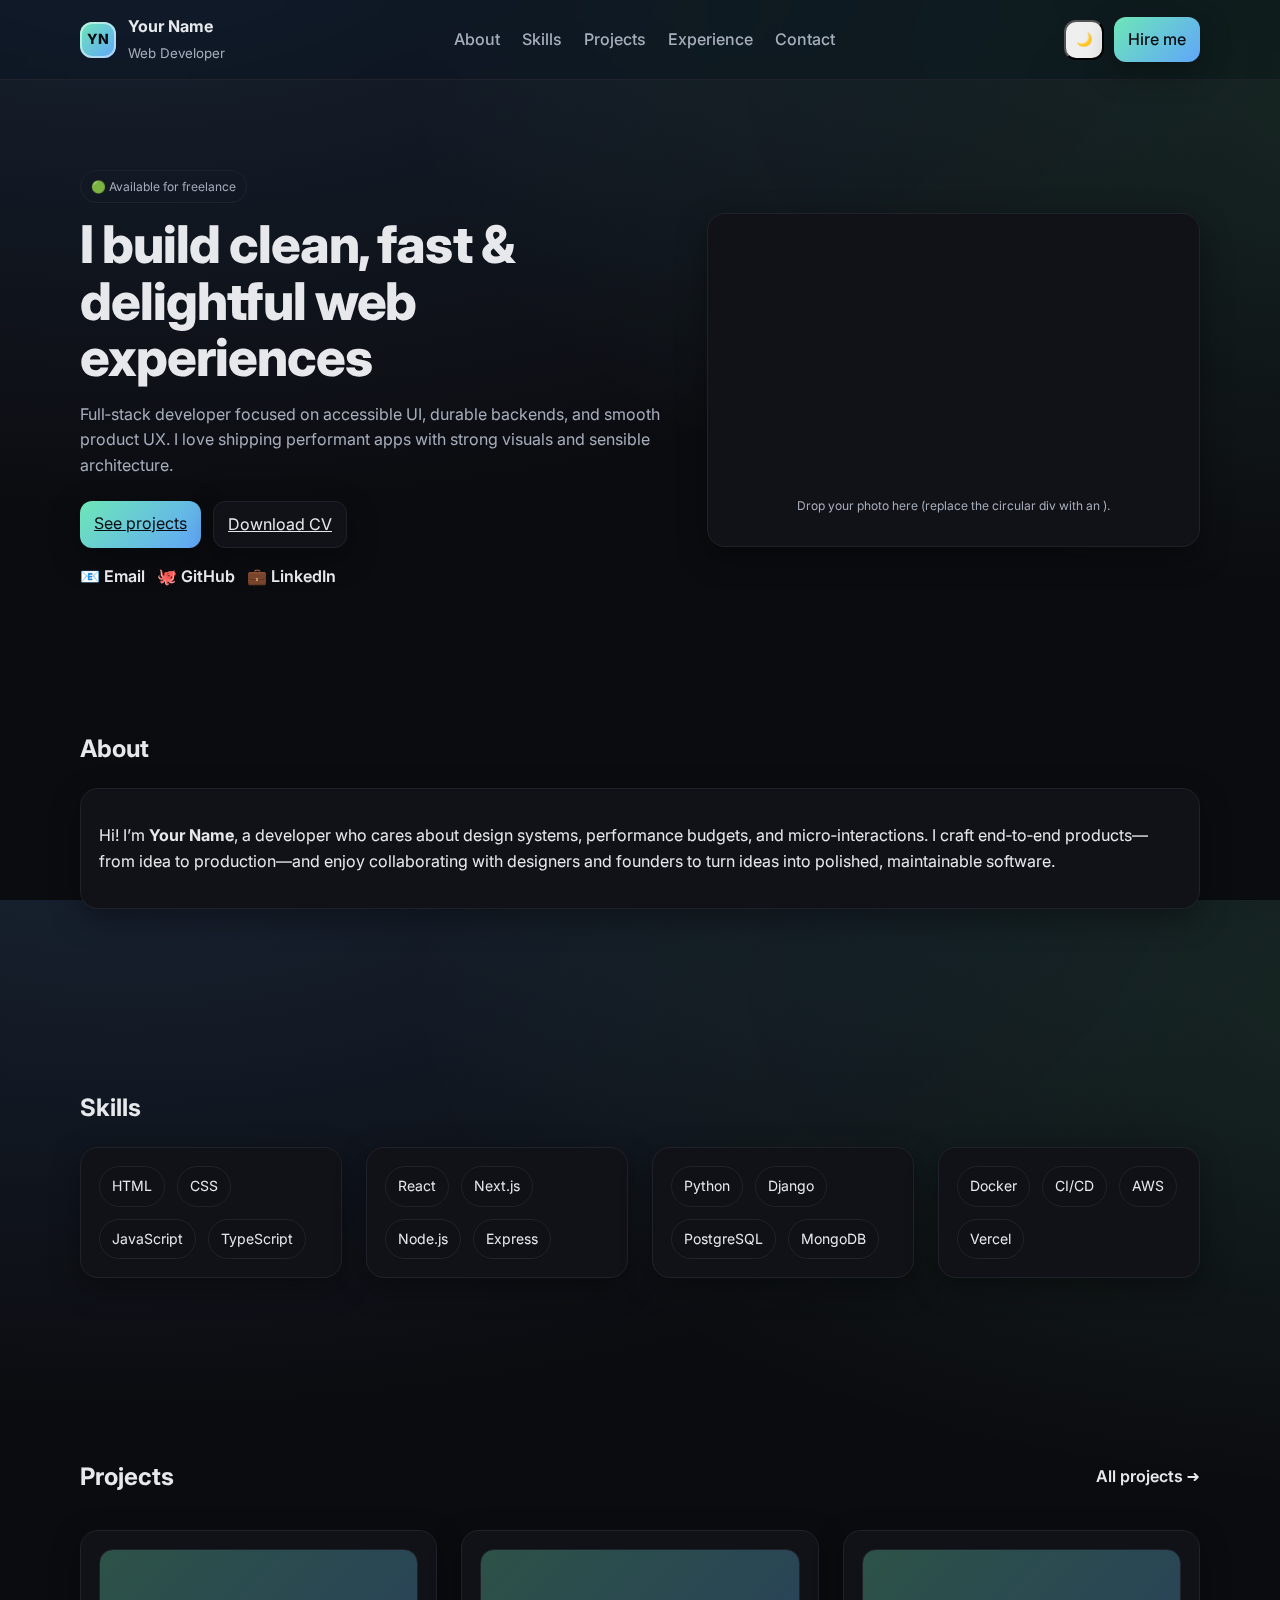
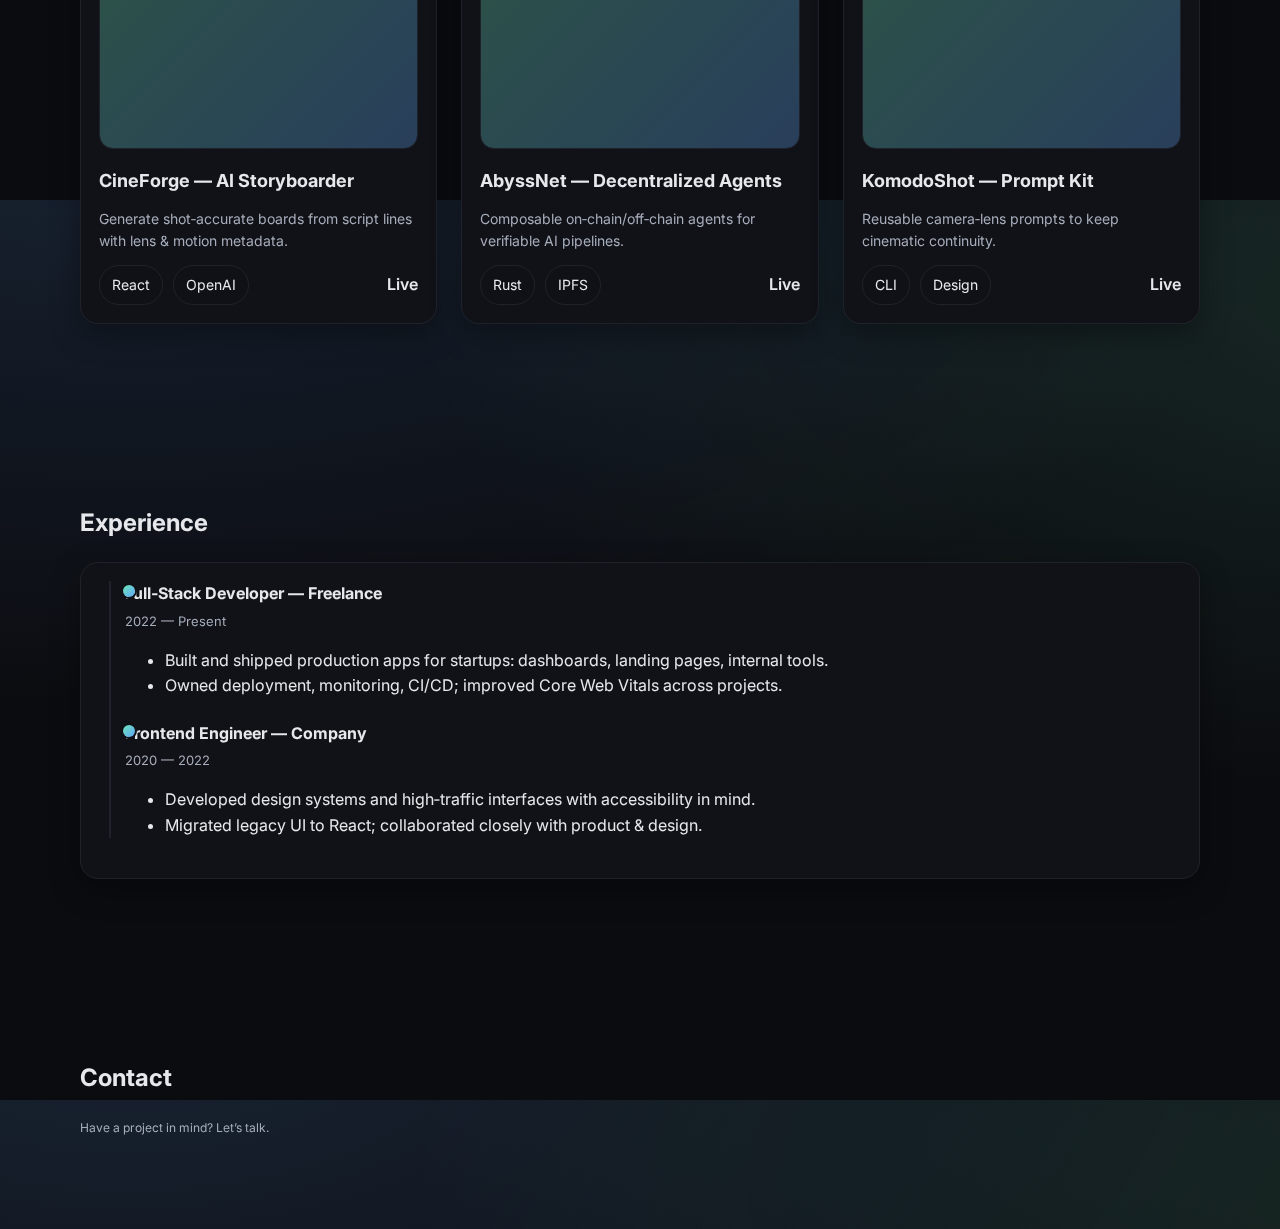
<file: p.html>
<!DOCTYPE html>
<html lang="en">
<head>
  <meta charset="UTF-8" />
  <meta name="viewport" content="width=device-width, initial-scale=1" />
  <title>Your Name — Portfolio</title>
  <meta name="description" content="Portfolio of Your Name — Web Developer & Designer" />
  <link rel="preconnect" href="https://fonts.gstatic.com" crossorigin>
  <link href="https://fonts.googleapis.com/css2?family=Inter:wght@300;400;500;600;700;800&display=swap" rel="stylesheet">
  <style>
    :root {
      --bg: #0b0c10;
      --panel: #111217;
      --text: #e6e8ec;
      --muted: #a6adbb;
      --brand: #6ee7b7; /* mint */
      --brand-2: #60a5fa; /* blue */
      --ring: rgba(110,231,183,0.35);
      --border: #20222b;
      --shadow: 0 10px 30px rgba(0,0,0,.35);
    }
    [data-theme="light"] {
      --bg: #f8fafc;
      --panel: #ffffff;
      --text: #0b1220;
      --muted: #4b5563;
      --brand: #0ea5e9;
      --brand-2: #22c55e;
      --ring: rgba(14,165,233,0.25);
      --border: #e5e7eb;
      --shadow: 0 10px 30px rgba(2,6,23,.08);
    }

    * { box-sizing: border-box; }
    html, body { height: 100%; }
    body {
      margin: 0;
      font-family: Inter, system-ui, -apple-system, Segoe UI, Roboto, "Helvetica Neue", Arial, "Apple Color Emoji", "Segoe UI Emoji";
      color: var(--text);
      background: radial-gradient(1200px 600px at 10% -10%, rgba(96,165,250,.15), transparent),
                  radial-gradient(1000px 500px at 110% 10%, rgba(110,231,183,.12), transparent),
                  var(--bg);
      line-height: 1.6;
    }

    /* ----- Layout ----- */
    .container { width: min(1120px, 92%); margin-inline: auto; }
    section { padding: 80px 0; }
    .grid { display: grid; gap: 24px; }

    /* ----- Header ----- */
    header {
      position: sticky; top: 0; z-index: 50;
      backdrop-filter: saturate(140%) blur(10px);
      background: color-mix(in srgb, var(--bg), transparent 70%);
      border-bottom: 1px solid var(--border);
    }
    .nav { display:flex; align-items:center; justify-content:space-between; padding:14px 0; }
    .brand { display:flex; align-items:center; gap:12px; }
    .logo {
      width: 36px; height:36px; border-radius:12px;
      display:grid; place-items:center; font-weight:800; font-size:14px;
      color:#0b0c10; background: linear-gradient(135deg, var(--brand), var(--brand-2));
      box-shadow: inset 0 0 0 2px rgba(255,255,255,.5);
    }
    .nav a { color: var(--muted); text-decoration:none; font-weight:500; }
    .nav a:hover { color: var(--text); }
    .nav-links { display:none; gap:22px; }
    .actions { display:flex; align-items:center; gap:10px; }
    .btn {
      appearance:none; border:1px solid var(--border); background: var(--panel);
      color: var(--text); padding:10px 14px; border-radius:12px; cursor:pointer;
      box-shadow: var(--shadow); transition: transform .08s ease, border-color .2s, background .2s;
    }
    .btn:hover { transform: translateY(-1px); border-color: color-mix(in srgb, var(--brand), var(--border) 60%); }
    .btn.primary { background: linear-gradient(135deg, var(--brand), var(--brand-2)); color:#0b0c10; border:0; }
    .icon-btn { width:40px; height:40px; border-radius:12px; display:grid; place-items:center; }

    /* ----- Hero ----- */
    .hero { padding: 90px 0 40px; }
    .badge { display:inline-flex; align-items:center; gap:8px; padding:6px 10px; border:1px solid var(--border); border-radius:999px; color:var(--muted); font-size:12px; }
    .title { font-size: clamp(28px, 5vw, 52px); line-height:1.08; margin:14px 0; font-weight:800; letter-spacing: -0.02em; }
    .lead { color: var(--muted); max-width: 60ch; }
    .cta { display:flex; gap:12px; margin-top:22px; flex-wrap:wrap; }

    /* ----- Cards & Panels ----- */
    .card {
      background: linear-gradient(180deg, color-mix(in srgb, var(--panel), transparent 0%), color-mix(in srgb, var(--panel), transparent 0%));
      border:1px solid var(--border); border-radius:18px; padding:18px; box-shadow: var(--shadow);
    }
    .card:hover { border-color: color-mix(in srgb, var(--brand), var(--border) 65%); }

    /* ----- Skills ----- */
    .chip { display:inline-block; border:1px solid var(--border); padding:8px 12px; border-radius:999px; color:var(--text); font-size:14px; background: color-mix(in srgb, var(--panel), transparent 10%); }

    /* ----- Projects ----- */
    .project { display:flex; flex-direction:column; gap:12px; }
    .project .thumb { aspect-ratio:16/10; border-radius:14px; background: linear-gradient(135deg, color-mix(in srgb, var(--brand), transparent 70%), color-mix(in srgb, var(--brand-2), transparent 70%)); border:1px solid var(--border); }
    .project h3 { margin: 6px 0 0; font-size: 18px; }
    .project p { margin:0; color: var(--muted); font-size:14px; }
    .project .row { display:flex; align-items:center; gap:10px; justify-content:space-between; }
    .link { color: var(--text); text-decoration:none; font-weight:600; display:inline-flex; align-items:center; gap:6px; }
    .link svg { width:16px; height:16px; }

    /* ----- Experience timeline ----- */
    .timeline { position:relative; padding-left:26px; }
    .timeline:before { content:""; position:absolute; left:10px; top:0; bottom:0; width:2px; background: var(--border); }
    .item { position:relative; margin-bottom:22px; }
    .item:before { content:""; position:absolute; left:-2px; top:4px; width:12px; height:12px; border-radius:50%; background: linear-gradient(135deg, var(--brand), var(--brand-2)); box-shadow: 0 0 0 2px var(--panel); }
    .item h4 { margin:0; font-size:16px; }
    .item .meta { color: var(--muted); font-size:13px; margin:4px 0 8px; }

    /* ----- Contact ----- */
    form { display:grid; gap:14px; }
    .field { display:grid; gap:8px; }
    .input, textarea {
      width:100%; padding:12px 14px; border-radius:12px; border:1px solid var(--border);
      background: color-mix(in srgb, var(--panel), transparent 0%); color: var(--text);
      outline: none; transition: border-color .2s, box-shadow .2s;
    }
    .input:focus, textarea:focus { border-color: color-mix(in srgb, var(--brand), var(--border) 60%); box-shadow: 0 0 0 6px var(--ring); }
    textarea { min-height: 140px; resize: vertical; }
    .helper { color: var(--muted); font-size: 12px; }

    /* ----- Footer ----- */
    footer { border-top:1px solid var(--border); padding:24px 0 60px; color: var(--muted); }

    /* ----- Utilities ----- */
    .row { display:flex; align-items:center; gap:12px; flex-wrap:wrap; }
    .between { display:flex; align-items:center; justify-content:space-between; gap:12px; }
    .center { text-align:center; }

    /* ----- Responsive ----- */
    @media (min-width: 900px) {
      .nav-links { display:flex; }
      .hero .grid { grid-template-columns: 1.1fr .9fr; align-items:center; }
      .skills-grid { grid-template-columns: repeat(4, 1fr); }
      .projects-grid { grid-template-columns: repeat(3, 1fr); }
      .contact-grid { grid-template-columns: 1.1fr .9fr; align-items:start; }
    }
  </style>
</head>
<body>
  <!-- ===== Header ===== -->
  <header>
    <div class="container nav">
      <div class="brand">
        <div class="logo" aria-hidden="true">YN</div>
        <div>
          <strong>Your Name</strong><br />
          <small style="color:var(--muted)">Web Developer</small>
        </div>
      </div>
      <nav class="nav-links">
        <a href="#about">About</a>
        <a href="#skills">Skills</a>
        <a href="#projects">Projects</a>
        <a href="#experience">Experience</a>
        <a href="#contact">Contact</a>
      </nav>
      <div class="actions">
        <button id="themeToggle" class="icon-btn" aria-label="Toggle theme" title="Toggle theme">🌙</button>
        <a href="#contact" class="btn primary">Hire me</a>
      </div>
    </div>
  </header>

  <!-- ===== Hero ===== -->
  <section class="hero">
    <div class="container grid">
      <div>
        <span class="badge">🟢 Available for freelance</span>
        <h1 class="title">I build clean, fast & delightful web experiences</h1>
        <p class="lead">Full‑stack developer focused on accessible UI, durable backends, and smooth product UX. I love shipping performant apps with strong visuals and sensible architecture.</p>
        <div class="cta">
          <a href="#projects" class="btn primary">See projects</a>
          <a href="cv.pdf" class="btn" download>Download CV</a>
        </div>
        <div class="row" style="margin-top:16px">
          <a class="link" href="mailto:you@example.com" aria-label="Email">📧 Email</a>
          <a class="link" href="#" aria-label="GitHub">🐙 GitHub</a>
          <a class="link" href="#" aria-label="LinkedIn">💼 LinkedIn</a>
        </div>
      </div>
      <div class="card center">
        <div class="thumb" style="aspect-ratio:1/1; border-radius:50%; margin: 12px auto 6px; max-width: 240px;"></div>
        <p class="helper">Drop your photo here (replace the circular div with an <img>).</p>
      </div>
    </div>
  </section>

  <!-- ===== About ===== -->
  <section id="about">
    <div class="container">
      <h2>About</h2>
      <div class="card" style="margin-top:14px">
        <p>Hi! I’m <strong>Your Name</strong>, a developer who cares about design systems, performance budgets, and micro‑interactions. I craft end‑to‑end products—from idea to production—and enjoy collaborating with designers and founders to turn ideas into polished, maintainable software.</p>
      </div>
    </div>
  </section>

  <!-- ===== Skills ===== -->
  <section id="skills">
    <div class="container">
      <h2>Skills</h2>
      <div class="grid skills-grid" style="margin-top:14px">
        <div class="card">
          <div class="row">
            <span class="chip">HTML</span><span class="chip">CSS</span><span class="chip">JavaScript</span><span class="chip">TypeScript</span>
          </div>
        </div>
        <div class="card">
          <div class="row">
            <span class="chip">React</span><span class="chip">Next.js</span><span class="chip">Node.js</span><span class="chip">Express</span>
          </div>
        </div>
        <div class="card">
          <div class="row">
            <span class="chip">Python</span><span class="chip">Django</span><span class="chip">PostgreSQL</span><span class="chip">MongoDB</span>
          </div>
        </div>
        <div class="card">
          <div class="row">
            <span class="chip">Docker</span><span class="chip">CI/CD</span><span class="chip">AWS</span><span class="chip">Vercel</span>
          </div>
        </div>
      </div>
    </div>
  </section>

  <!-- ===== Projects ===== -->
  <section id="projects">
    <div class="container">
      <div class="between">
        <h2>Projects</h2>
        <a class="link" href="#">All projects ➜</a>
      </div>
      <div class="grid projects-grid" style="margin-top:14px">
        <article class="card project">
          <div class="thumb"></div>
          <h3>CineForge — AI Storyboarder</h3>
          <p>Generate shot‑accurate boards from script lines with lens & motion metadata.</p>
          <div class="between">
            <div class="row"><span class="chip">React</span><span class="chip">OpenAI</span></div>
            <a class="link" href="#">Live</a>
          </div>
        </article>
        <article class="card project">
          <div class="thumb"></div>
          <h3>AbyssNet — Decentralized Agents</h3>
          <p>Composable on‑chain/off‑chain agents for verifiable AI pipelines.</p>
          <div class="between">
            <div class="row"><span class="chip">Rust</span><span class="chip">IPFS</span></div>
            <a class="link" href="#">Live</a>
          </div>
        </article>
        <article class="card project">
          <div class="thumb"></div>
          <h3>KomodoShot — Prompt Kit</h3>
          <p>Reusable camera‑lens prompts to keep cinematic continuity.</p>
          <div class="between">
            <div class="row"><span class="chip">CLI</span><span class="chip">Design</span></div>
            <a class="link" href="#">Live</a>
          </div>
        </article>
      </div>
    </div>
  </section>

  <!-- ===== Experience ===== -->
  <section id="experience">
    <div class="container">
      <h2>Experience</h2>
      <div class="card" style="margin-top:14px">
        <div class="timeline">
          <div class="item">
            <h4>Full‑Stack Developer — Freelance</h4>
            <div class="meta">2022 — Present</div>
            <ul>
              <li>Built and shipped production apps for startups: dashboards, landing pages, internal tools.</li>
              <li>Owned deployment, monitoring, CI/CD; improved Core Web Vitals across projects.</li>
            </ul>
          </div>
          <div class="item">
            <h4>Frontend Engineer — Company</h4>
            <div class="meta">2020 — 2022</div>
            <ul>
              <li>Developed design systems and high‑traffic interfaces with accessibility in mind.</li>
              <li>Migrated legacy UI to React; collaborated closely with product & design.</li>
            </ul>
          </div>
        </div>
      </div>
    </div>
  </section>

  <!-- ===== Contact ===== -->
  <section id="contact">
    <div class="container contact-grid">
      <div>
        <h2>Contact</h2>
        <p class="helper">Have a project in mind? Let’s talk.</p>
        <form id="contactForm" class="card"
</file>
